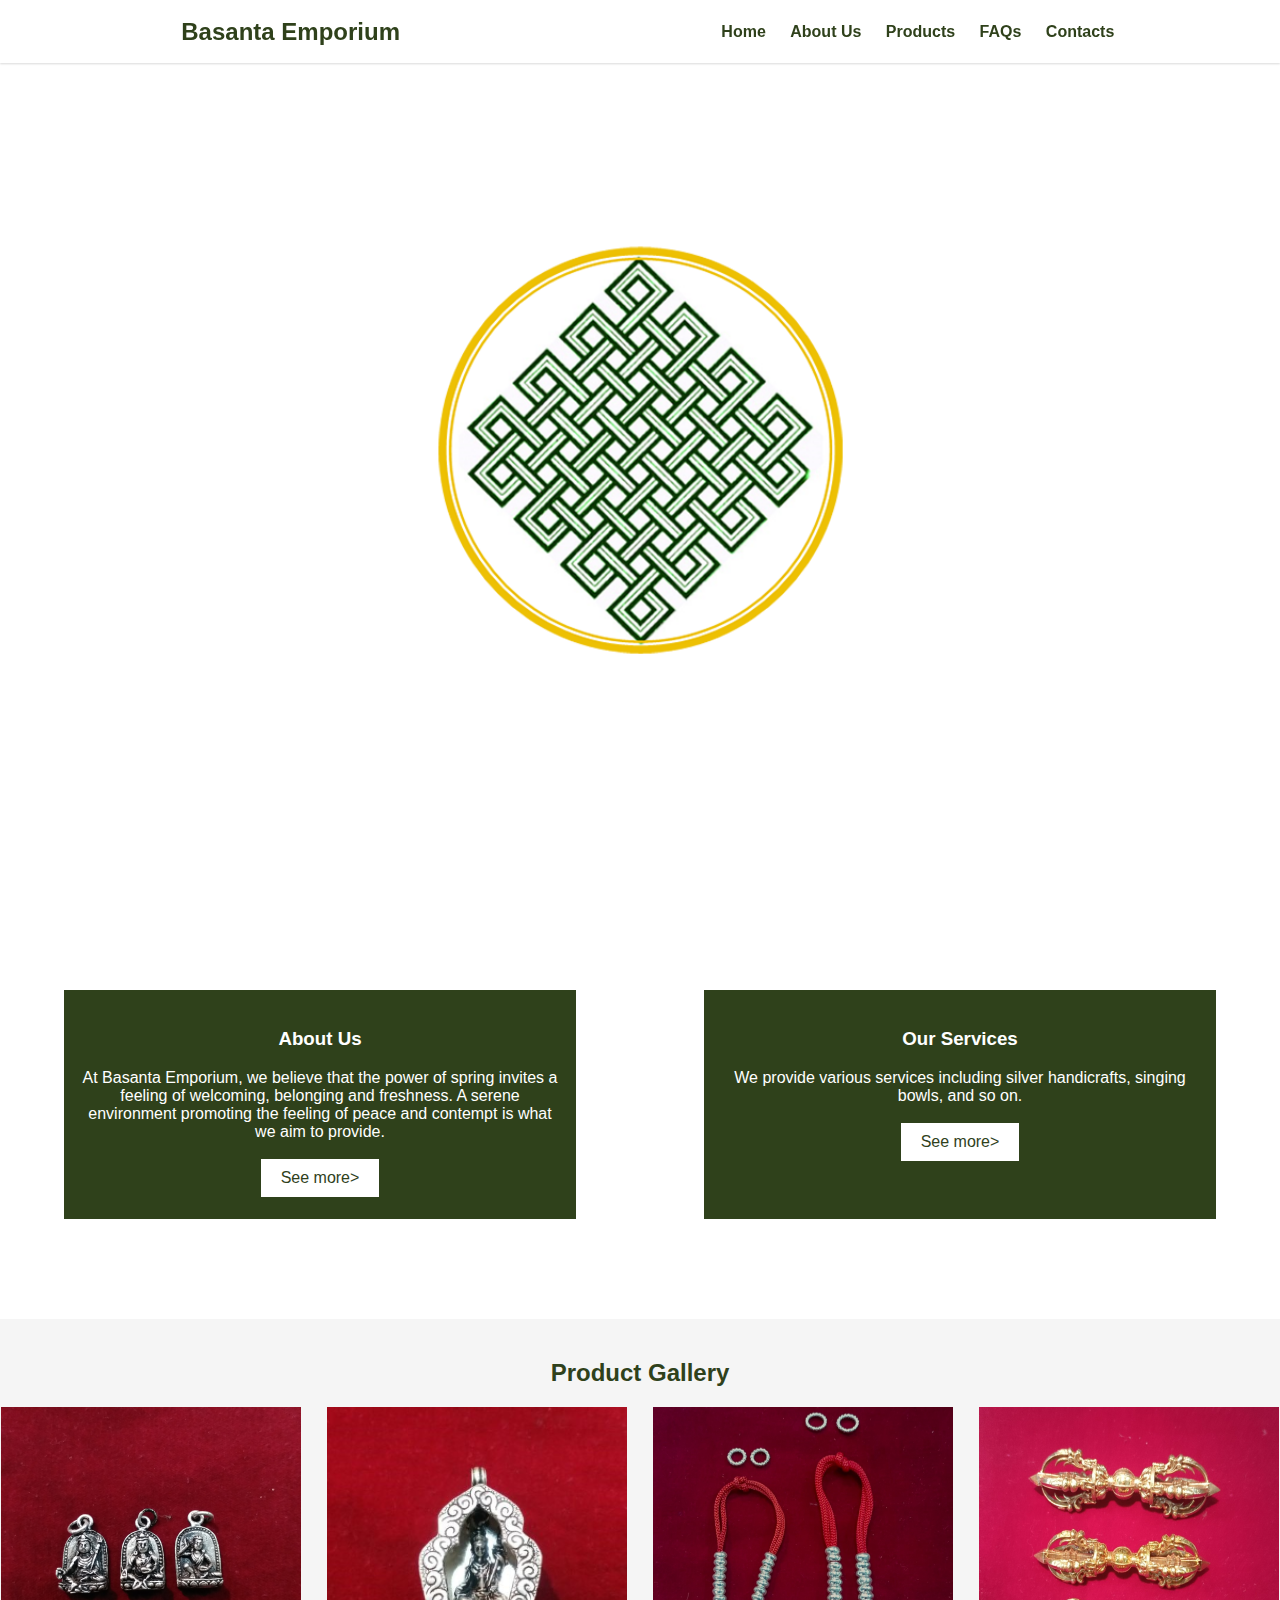
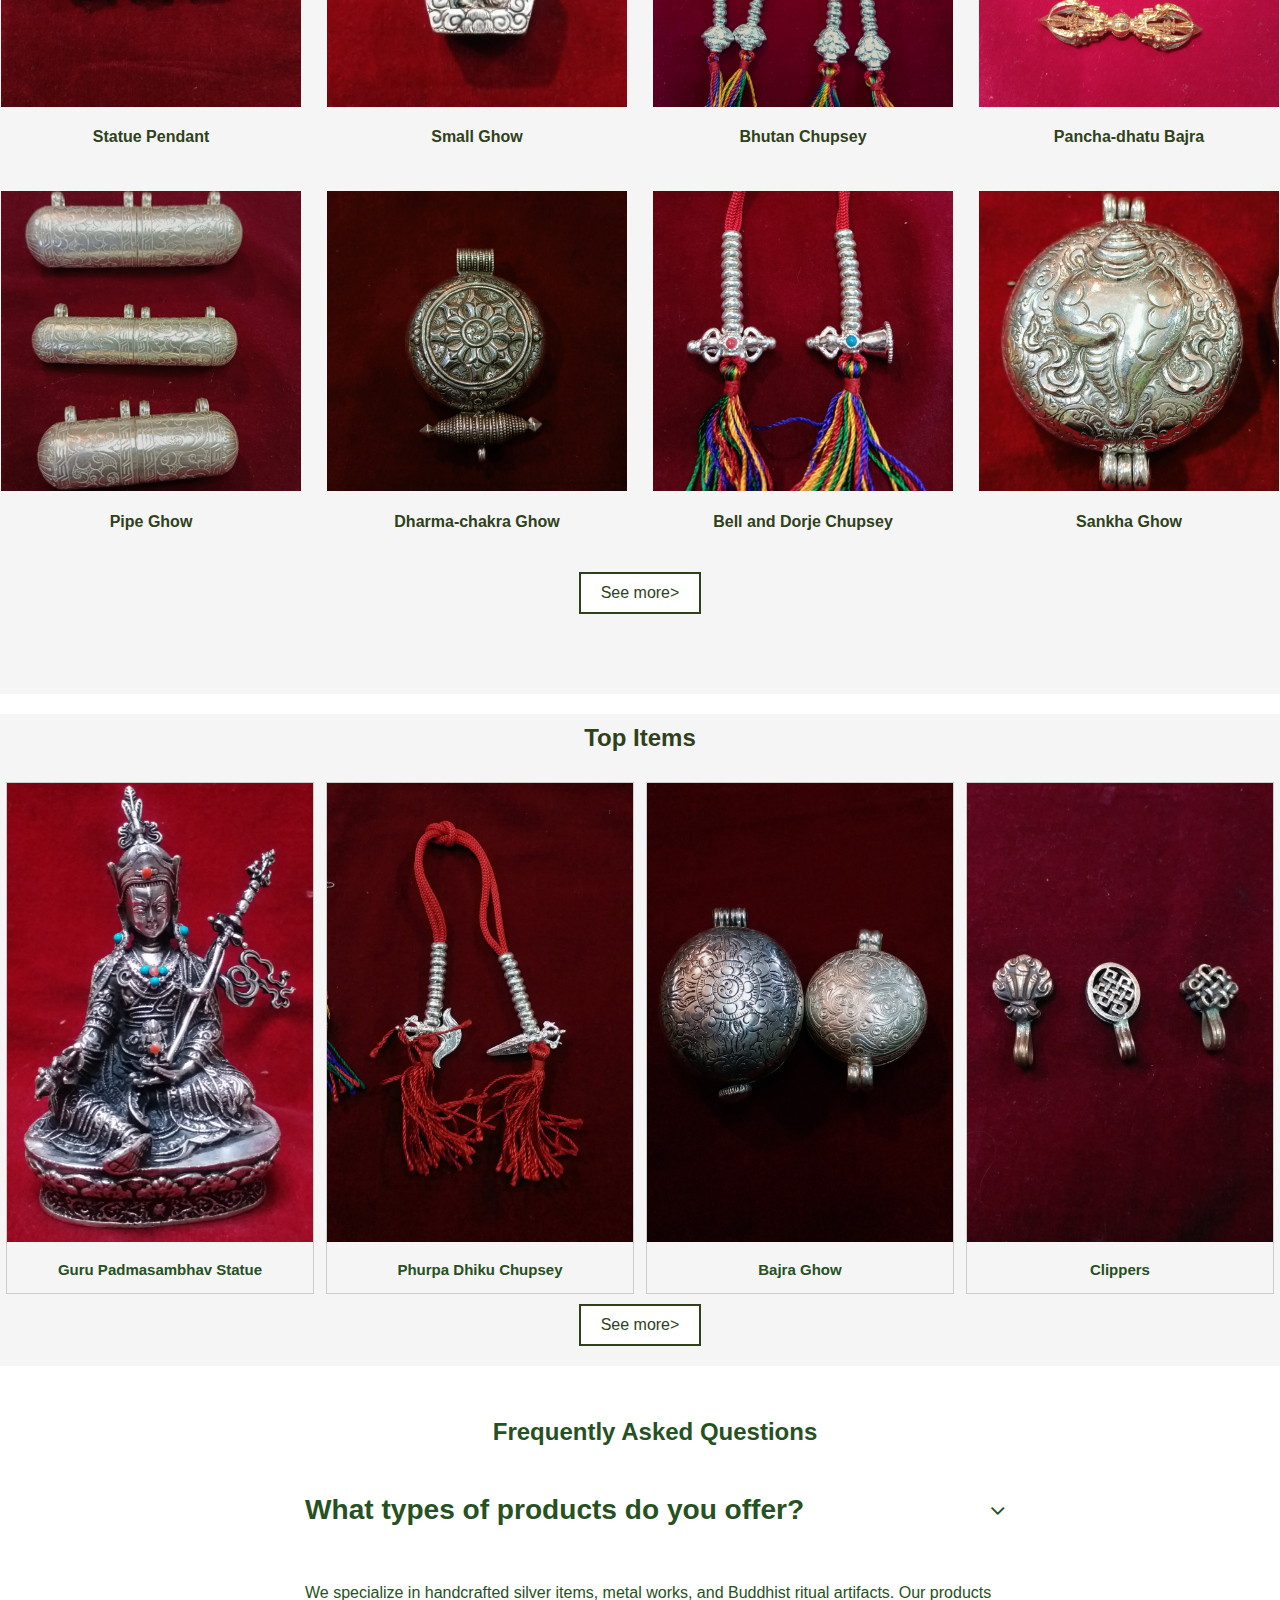
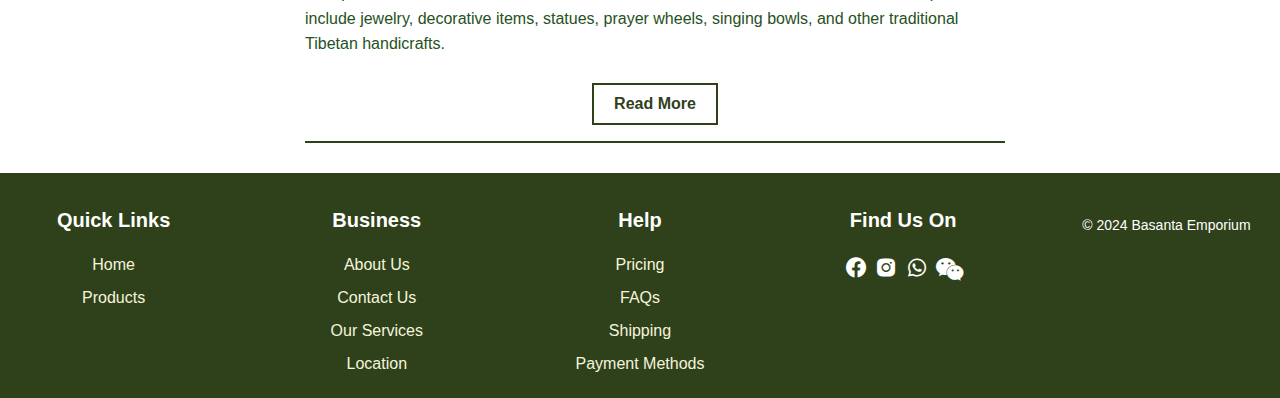
<file: index.html>
<!DOCTYPE html>
<html lang="en">
    <head>
        <meta charset="UTF-8">
        <meta name="viewport" content="width=device-width, initial-scale=1.0">
        <title>Basanta Emporium</title>
        <link rel="icon" type="image/x-icon" href="logo.png">
        <link rel="stylesheet" href="style.css">
        <link rel="stylesheet" href="https://unpkg.com/boxicons@latest/css/boxicons.min.css">
        <link rel="stylesheet" href="https://cdnjs.cloudflare.com/ajax/libs/font-awesome/4.7.0/css/font-awesome.min.css">
        

    </head>
    <body>
        <div class="home">
            <div class="navigation">
                <div class = "logo">
                    <h2>Basanta Emporium</h2>
                </div>

                <div class="header">
                    <nav>
                        <ul>
                            <li><a href="/index.html" target="_self">Home</a></li> 
                            <li><a href="/About Us.html" target="_self">About Us</a></li>
                            <li><a href="/gallery.html" target="_self">Products</a></li>
                            <li><a href="/FAQs.html" target="_self">FAQs</a></li>
                            <li><a href="/Contacts.html" target="_self">Contacts</a></li>
    
                        </ul>
                    </nav>


                </div>
            </div>
        </div>

        <div class="row">
            
            <div class="About"> 
                <h3>About Us</h3>
                <p> At Basanta Emporium, we believe that the power of spring invites a feeling of welcoming, belonging and freshness. A serene environment promoting the feeling of peace and contempt is what we aim to provide.</p>
                <a href="/About Us.html" target="_self">See more></a>
            </div>
            <div class="Services">
                <h3>Our Services</h3>
                <p>We provide various services including silver handicrafts, singing bowls, and so on.</p>
                <a href="/FAQs.html" target="_self">See more></a>
            </div>    
        </div>
        <div class="products">
            <div>
                <h2>Product Gallery</h2>
            </div>

            <div class="pictures">
                <div class="pics">
                    <img src="/productImages/20201105_183218.png" alt="">
                    <h4>Statue Pendant</h4>
                 </div>
    
                 <div class="pics">
                    <img src="/productImages/20201105_182528.png" alt="">
                    <h4>Small Ghow</h4>
                 </div>
                
                 <div class="pics">
                    <img src="/productImages/chupsey2.png" alt="">
                    <h4>Bhutan Chupsey</h4>
                 </div>

                 <div class="pics">
                    <img src="/productImages/bajra.png" alt="">
                    <h4>Pancha-dhatu Bajra</h4>
                 </div>

                 <div class="pics">
                    <img src="/productImages/oval.png" alt="">
                    <h4>Pipe Ghow</h4>
                 </div>

                 <div class="pics">
                    <img src="/productImages/ghow.png" alt="">
                    <h4>Dharma-chakra Ghow</h4>
                 </div>

                 <div class="pics">
                    <img src="/productImages/chupsey.png" alt="">
                    <h4>Bell and Dorje Chupsey</h4>
                 </div>

                 <div class="pics">
                    <img src="/productImages/ghow2.png" alt="">
                    <h4>Sankha Ghow</h4>
                 </div>

                
            </div>

            <a href="/gallery.html" target="_self">See more></a>
            
        </div>

        <div class="productGallery">
            <h2>Top Items</h2>
              <div class="responsive">
                  <div class="gallery">
                    <a target="_blank" href="/productImages/20201228_145053.png">
                      <img src="/productImages/20201228_145053.png" alt="">
                    </a>
                    <div class="desc">Guru Padmasambhav Statue</div>
                  </div>
                </div>
                
                <div class="responsive">
                  <div class="gallery">
                    <a target="_blank" href="/productImages/20210115_160713.png">
                      <img src="/productImages/20210115_160713.png" alt="">
                    </a>
                    <div class="desc">Phurpa Dhiku Chupsey</div>
                  </div>
                </div>
                
                <div class="responsive">
                  <div class="gallery">
                    <a target="_blank" href="/productImages/20210105_173329.png">
                      <img src="/productImages/20210105_173329.png" alt="">
                    </a>
                    <div class="desc">Bajra Ghow</div>
                  </div>
                </div>
                
                <div class="responsive">
                  <div class="gallery">
                    <a target="_blank" href="/productImages/20210115_162337.png">
                      <img src="/productImages/20210115_162337.png" alt="">
                    </a>
                    <div class="desc">Clippers</div>
                  </div>
                </div>

            <center><a id="seegallery"href="/gallery.html" target="_self">See more></a></center>
        </div>


        <div class="faq-content">
                    <div class="faq">
            <h2>Frequently Asked Questions</h2>
            <div class="ques">
               <h3>What types of products do you offer?</h3><i class="fa fa-angle-down" aria-hidden="true"></i>
            </div>
        
            <div class="ans">
                <p>
                    We specialize in handcrafted silver items, metal works, and Buddhist ritual artifacts.
                    Our products include jewelry, decorative items, statues, prayer wheels, singing bowls, and other traditional Tibetan handicrafts.  
                </p>
            </div>
            <center><p><a class="read-more" href="FAQs.html">Read More</a></p></center>
        </div>
        </div>

  
          

        <section class = "footer">
            <div class = "content"> 
                <h4>Quick Links</h4>
                <li><a href ="index.html">Home</a></li>
                <li><a href ="gallery.html">Products</a></li>
            </div>

            <div class = "content"> 
                <h4>Business</h4>
                <li><a href ="About Us.html">About Us</a></li>
                <li><a href ="Contacts.html">Contact Us</a></li>
                <li><a href ="FAQs.html">Our Services</a></li>
                <li><a href ="Contacts.html">Location</a></li>
            </div>

            <div class = "content"> 
                <h4>Help</h4>
                <li><a href ="FAQs.html">Pricing</a></li>
                <li><a href ="FAQs.html">FAQs</a></li>
                <li><a href ="FAQs.html">Shipping</a></li>
                <li><a href ="FAQs.html">Payment Methods</a></li>
            </div>

            <div class = "content"> 
                <h4>Find Us On</h4>
                <div class="icons">
                    <a href ="#"><i class='bx bxl-facebook-circle'></i></a>
                    <a href ="https://www.instagram.com/basantaemporium?igsh=YjN6dWNnemh3emU="><i class='bx bxl-instagram-alt' ></i></a>
                    <a href ="#"><i class='bx bxl-whatsapp'></i></a>
                    <a href ="#"><i class="fa fa-wechat"></i></a>
                </div>

            </div>

            <div class="copyright">
                <p>&copy; 2024 Basanta Emporium</p>
            </div>

        </section>
    </body>
</html>
</file>
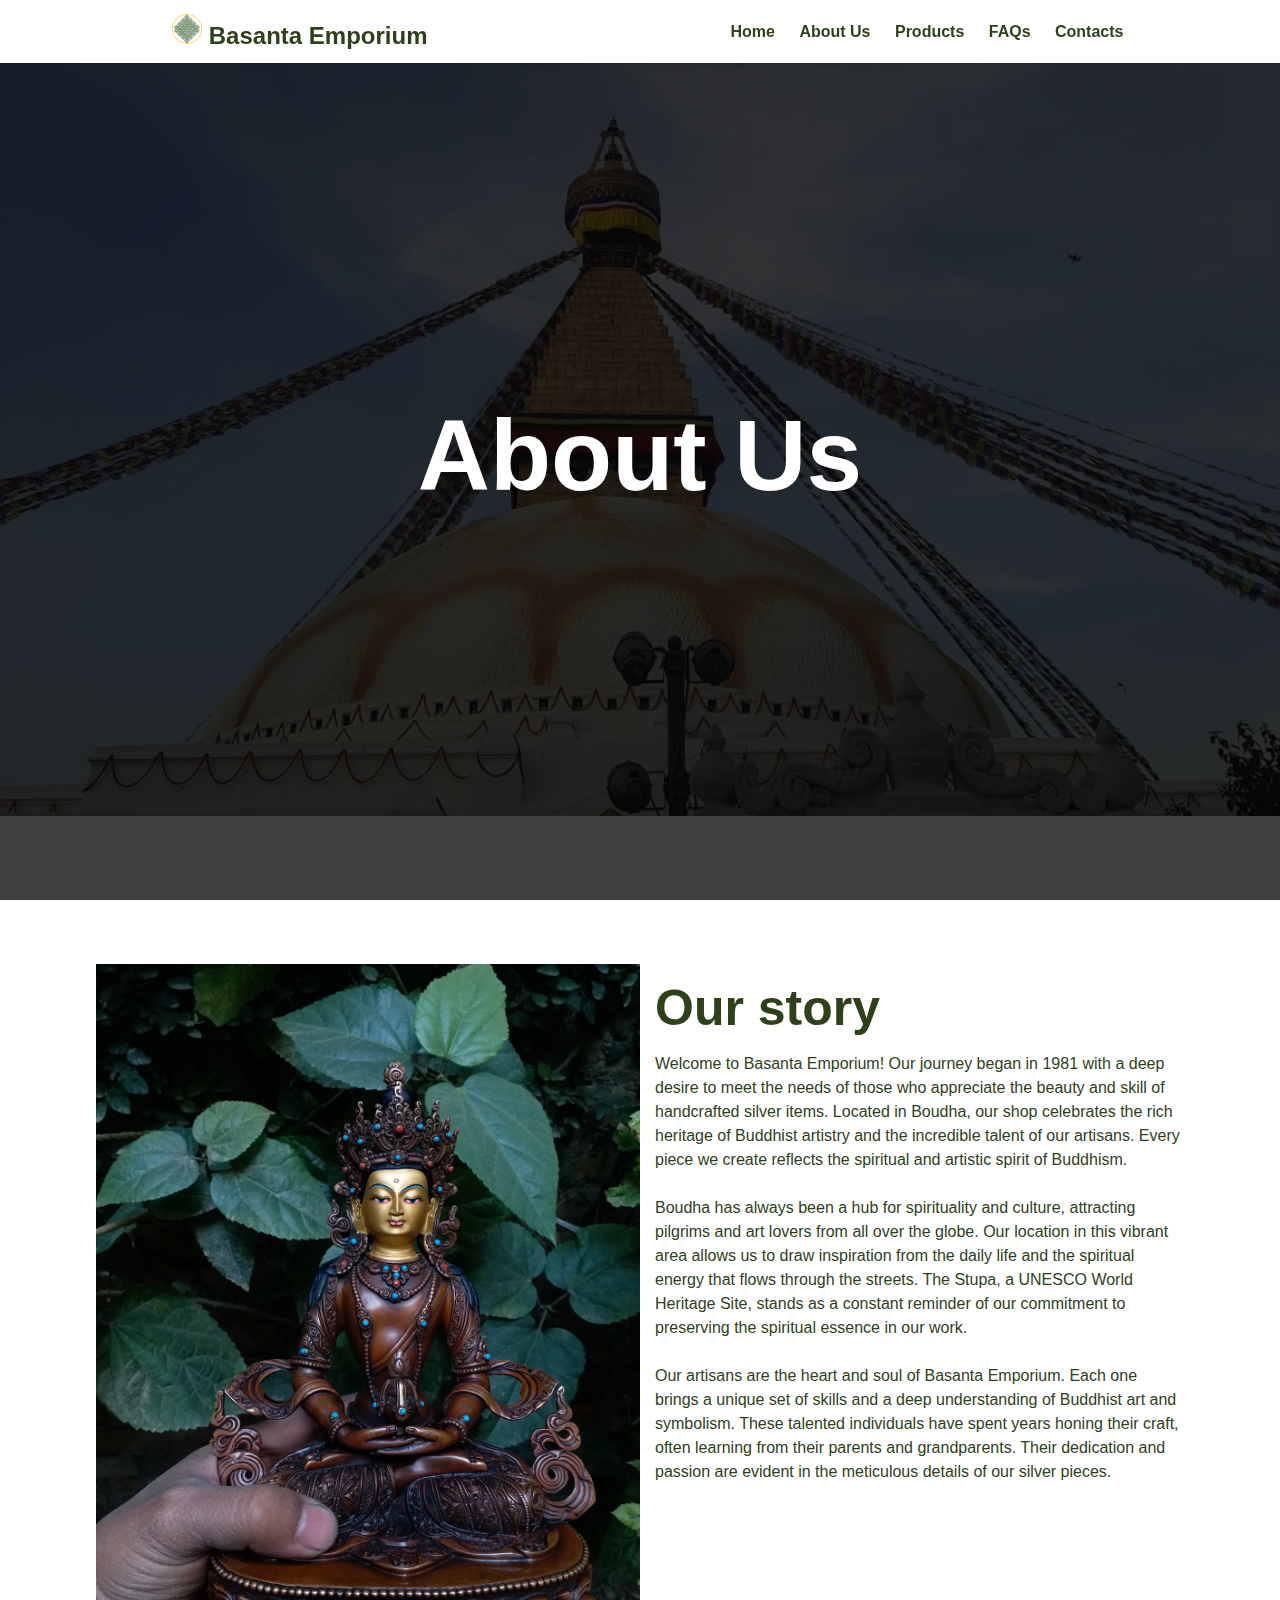
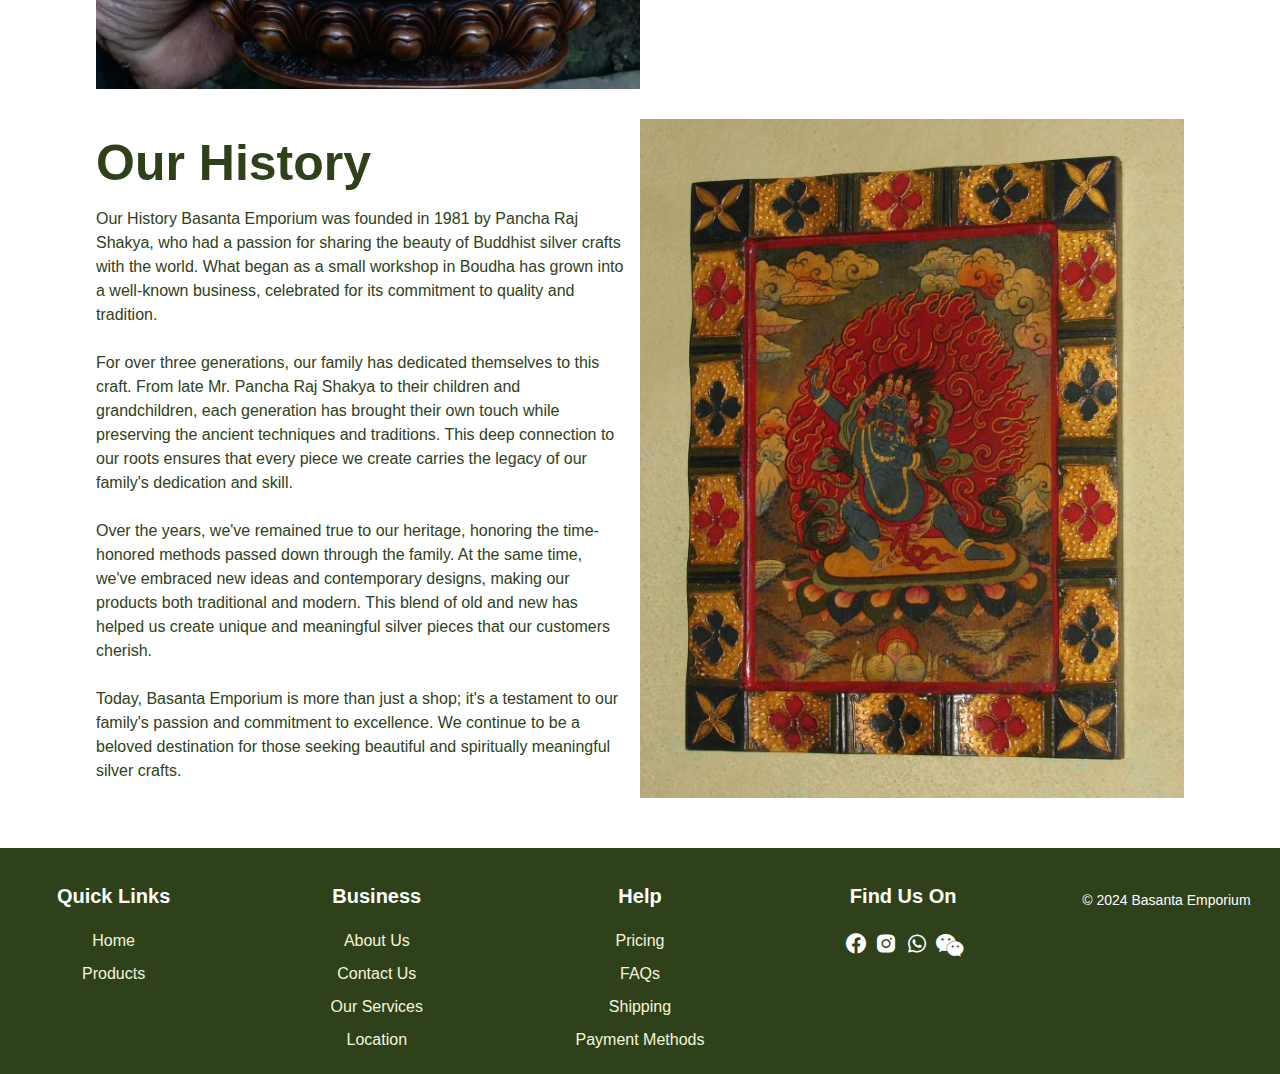
<file: About Us.html>
<!DOCTYPE html>
<html lang="en">
    <head>
        <meta charset="UTF-8">
        <meta name="viewport" content="width=device-width, initial-scale=1.0">
        <title>Basanta Emporium</title>
        <link rel="icon" type="image/x-icon" href="logo.png">
        <link rel="stylesheet" href="style2.css">
        <link rel="stylesheet" href="https://unpkg.com/boxicons@latest/css/boxicons.min.css">
        <link rel="stylesheet" href="https://cdnjs.cloudflare.com/ajax/libs/font-awesome/4.7.0/css/font-awesome.min.css">

    </head>
    <body>
        <header>
            <div class="navigation">
                <div class = "logo">
                    <h2><img src="logo.png" alt="logo" style="width: 30px;height: 30px; border-radius: 100px;">   Basanta Emporium</h2>
                </div>

                <div class="header">
                    <ul>
                        <li><a href="/index.html" target="_self">Home</a></li> 
                        <li><a href="/About Us.html" target="_self">About Us</a></li>
                        <li><a href="/gallery.html" target="_self">Products</a></li>
                        <li><a href="/FAQs.html" target="_self">FAQs</a></li>
                        <li><a href="/Contacts.html" target="_self">Contacts</a></li>

                    </ul>

                </div>
            </div>
        </header>

        <div class="banner">
            <div class="banner-pic">
                <img src="boudha.jpg" alt="boudha">
            </div>

            <div class="banner-text">
                <p>
                    <center><h1>About Us</h1></center>
                </p>
            </div>
        </div>

        <div class="aboutus">
            <div class="content content1">
                <img src="shop1.png" alt="shop pic">
                <div class="text">
                    <h2>Our story</h2>
                    <p>
                        Welcome to Basanta Emporium! Our journey began in 1981 with a deep desire to meet the needs of those who appreciate the beauty and skill of handcrafted silver items. 
                        Located in Boudha, our shop celebrates the rich heritage of Buddhist artistry and the incredible talent of our artisans. 
                        Every piece we create reflects the spiritual and artistic spirit of Buddhism.<br><br>

                        Boudha has always been a hub for spirituality and culture, attracting pilgrims and art lovers from all over the globe. 
                        Our location in this vibrant area allows us to draw inspiration from the daily life and the spiritual energy that flows through the streets. 
                        The Stupa, a UNESCO World Heritage Site, stands as a constant reminder of our commitment to preserving the spiritual essence in our work.<br><br>

                        Our artisans are the heart and soul of Basanta Emporium. Each one brings a unique set of skills and a deep understanding of Buddhist art and symbolism. 
                        These talented individuals have spent years honing their craft, often learning from their parents and grandparents. 
                        Their dedication and passion are evident in the meticulous details of our silver pieces.
                    </p>
                </div>

            </div>

            <div class="content content2">
                <div class="text">
                    <h2>Our History</h2>
                    <p>
                        Our History
                        Basanta Emporium was founded in 1981 by Pancha Raj Shakya, who had a passion for sharing the beauty of Buddhist silver crafts with the world.
                        What began as a small workshop in Boudha has grown into a well-known business, celebrated for its commitment to quality and tradition. <br><br> 
                        For over three generations, our family has dedicated themselves to this craft. 
                        From late Mr. Pancha Raj Shakya to their children and grandchildren, each generation has brought their own touch while preserving the ancient techniques and traditions. 
                        This deep connection to our roots ensures that every piece we create carries the legacy of our family's dedication and skill.<br><br>
    
                        Over the years, we've remained true to our heritage, honoring the time-honored methods passed down through the family. 
                        At the same time, we've embraced new ideas and contemporary designs, making our products both traditional and modern. 
                        This blend of old and new has helped us create unique and meaningful silver pieces that our customers cherish.<br><br>
    
                        Today, Basanta Emporium is more than just a shop; it's a testament to our family's passion and commitment to excellence. 
                        We continue to be a beloved destination for those seeking beautiful and spiritually meaningful silver crafts.
                    </p>
                </div>
                <img src="shop2.JPG" alt="shop pic2">


            </div>
        </div>

        <section class = "footer">
            <div class = "content"> 
                <h4>Quick Links</h4>
                <li><a href ="index.html">Home</a></li>
                <li><a href ="gallery.html">Products</a></li>
            </div>

            <div class = "content"> 
                <h4>Business</h4>
                <li><a href ="About Us.html">About Us</a></li>
                <li><a href ="Contacts.html">Contact Us</a></li>
                <li><a href ="FAQs.html">Our Services</a></li>
                <li><a href ="Contacts.html">Location</a></li>
            </div>

            <div class = "content"> 
                <h4>Help</h4>
                <li><a href ="FAQs.html">Pricing</a></li>
                <li><a href ="FAQs.html">FAQs</a></li>
                <li><a href ="FAQs.html">Shipping</a></li>
                <li><a href ="FAQs.html">Payment Methods</a></li>
            </div>

            <div class = "content"> 
                <h4>Find Us On</h4>
                <div class="icons">
                    <a href ="#"><i class='bx bxl-facebook-circle'></i></a>
                    <a href ="https://www.instagram.com/basantaemporium?igsh=YjN6dWNnemh3emU="><i class='bx bxl-instagram-alt' ></i></a>
                    <a href ="#"><i class='bx bxl-whatsapp'></i></a>
                    <a href ="#"><i class="fa fa-wechat"></i></a>
                </div>

            </div>

            <div class="copyright">
                <p>&copy; 2024 Basanta Emporium</p>
            </div>

        </section>
    </body>
</html>
</file>
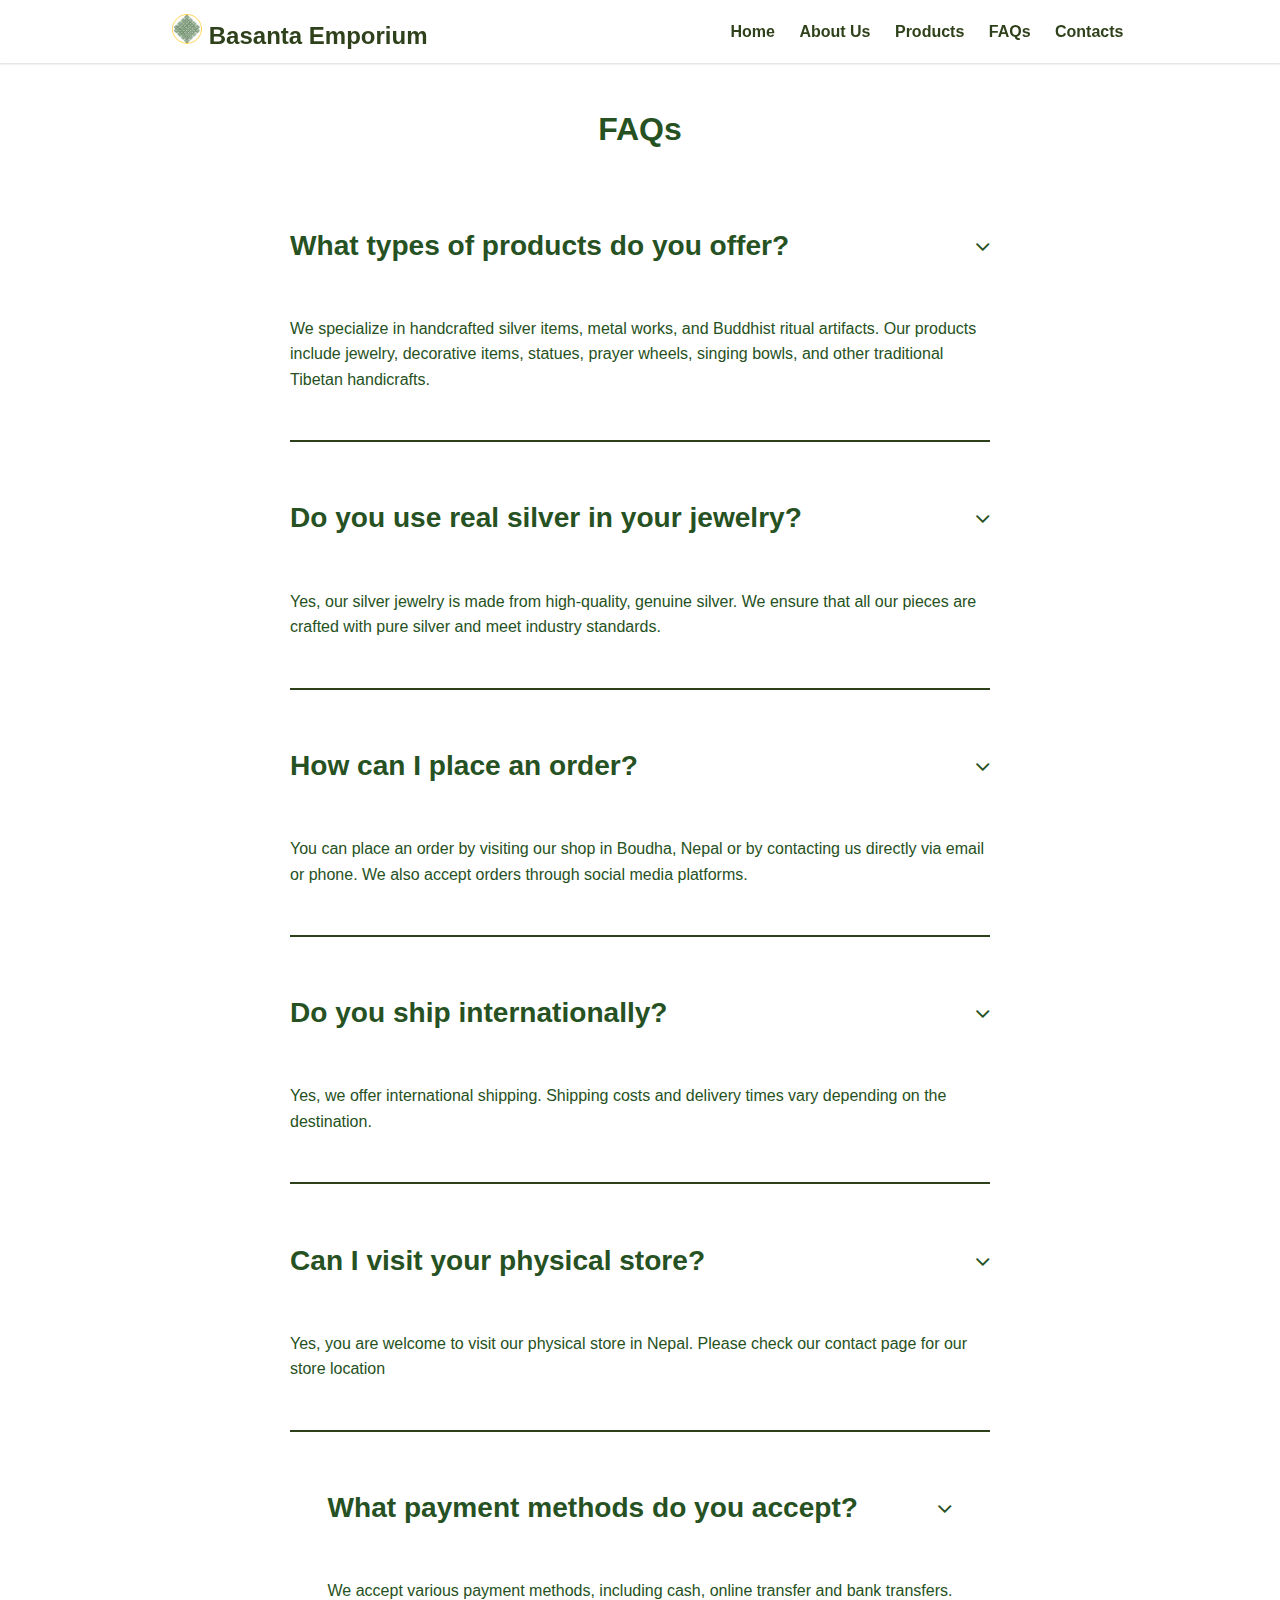
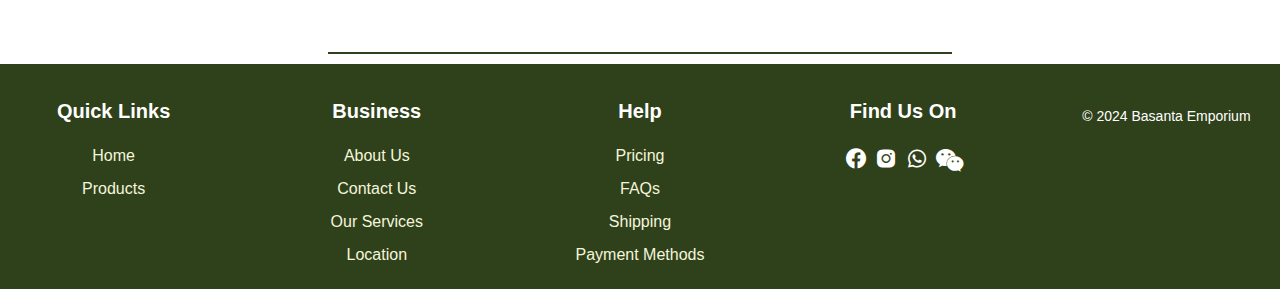
<file: FAQs.html>
<!DOCTYPE html>
<html lang="en">
<head>
    <meta charset="UTF-8">
    <meta name="viewport" content="width=device-width, initial-scale=1.0">
    <title>Basanta Emporium</title>
    <link rel="icon" type="image/x-icon" href="logo.png">
    <link rel="stylesheet" href="https://unpkg.com/boxicons@latest/css/boxicons.min.css">
    <link rel="stylesheet" href="https://cdnjs.cloudflare.com/ajax/libs/font-awesome/4.7.0/css/font-awesome.min.css">

    <style>
        body {
            margin: 0;
            padding: 0;
            font-family: 'Lucida Sans',sans-serif;
        }

        .logo {
            text-align: center;
            color: #2F411B;
            padding-left: 2%;
        }

        .header {
            text-align: center;
        }

        .navigation {
            position: fixed;
            top:0;
            width: 100%;
            height: 7%;
            justify-content: space-around;
            align-items: center;
            margin: auto;
            display: flex;
            background-color: white;
            box-sizing: border-box;
            box-shadow: 0 1px 2px #00000026;

        }

        ul {
            list-style-type: none;
            margin: 0;
            padding: 0;
        }

        .header li {
            display: inline;
            padding: 10px;
            align-items: flex-end;
        }

        .navigation li a {
            text-decoration: none;
            text-align: center;
            color: #2F411B;
            border-bottom: 3px solid transparent;
        }

        .navigation li a:hover {
            color: #265122;
            border-bottom: 3px solid #265122;
            transition: .5s;
        }

        .navigation a {
            text-decoration: none;
            font-weight: 900;
        }

        .faq-content{
            min-height:100vh;
            width:80%;
            margin: 7% auto 0;
            display:flex;
            flex-direction: column;
            align-items: center;
            color:#265122;
        }

        .faq-content h1 .name{
            margin:2rem 0rem;
        }

        .faq{
            max-width:700px;
            margin-top:2rem;
            padding-bottom:2rem;
            border-bottom: 2px solid #2F411B;
            cursor: pointer;
        }

        .ques{
            display:flex;
            justify-content: space-between;
            align-items: center;
        }

        .ques{
            font-size: 1.5rem;
        }

        .ans p{
            padding-top: 10px;
            line-height: 1.6;
            font-size: 1rem;
        }
        
        .footer {
            background-color: #2F411B;
            text-align: center;
            padding: 10px;
            display: grid;
            grid-template-columns: repeat(auto-fit, minmax(200px, auto));
            gap: 3.5rem;
            margin-top: 10px;
        }

        .footer .content li{
            list-style-type: none;
            margin-bottom: 15px;
        }

        .footer .content h4 {
            margin-bottom: 1.5rem;
            color: white;
            font-size: 20px;
        }

        .footer .content li a{
            text-decoration: none;
            color:beige;
            transition: all .40s ease;
        }


        .footer .content li a:hover{
            color: #FECF3F;
        }

        .footer .icons{
            font-size: 24px;
        }
        .footer .icons a{
            color:white;
        }

        .footer .copyright {
            text-align: center;
            margin-top: 20px;
            font-size: 14px;
            color: white;
        }

    </style>
</head>
<body>
    <div class="top">
        <div class="navigation">
            <div class = "logo">
                <h2><img src="logo.png" alt="logo" style="width: 30px;height: 30px; border-radius: 100px;">   Basanta Emporium</h2>
            </div>

            <div class="header">
                <nav>
                    <ul>
                        <li><a href="/index.html" target="_self">Home</a></li> 
                        <li><a href="/About Us.html" target="_self">About Us</a></li>
                        <li><a href="/gallery.html" target="_self">Products</a></li>
                        <li><a href="/FAQs.html" target="_self">FAQs</a></li>
                        <li><a href="/Contacts.html" target="_self">Contacts</a></li>

                    </ul>
                </nav>


            </div>
        </div>
    </div>

    <div class="faq-content">
        <h1 class="name">FAQs</h1>

        <div class="faq">
            <div class="ques">
               <h3>What types of products do you offer?</h3><i class="fa fa-angle-down" aria-hidden="true"></i>
            </div>

            <div class="ans">
                <p>
                    We specialize in handcrafted silver items, metal works, and Buddhist ritual artifacts.
                    Our products include jewelry, decorative items, statues, prayer wheels, singing bowls, and other traditional Tibetan handicrafts.  
                </p>
            </div>
        </div>
    


        <div class="faq">
            <div class="ques">
                <h3>Do you use real silver in your jewelry?</h3><i class="fa fa-angle-down" aria-hidden="true"></i>
            </div>

            <div class="ans">
                <p>
                    Yes, our silver jewelry is made from high-quality, genuine silver.
                    We ensure that all our pieces are crafted with pure silver and meet industry standards.  
                </p>
            </div>
        </div>
        
        <div class="faq">
            <div class="ques">
                <h3>How can I place an order?</h3><i class="fa fa-angle-down" aria-hidden="true"></i>
            </div>

            <div class="ans">
                <p>
                    You can place an order by visiting our shop in Boudha, Nepal or by contacting us directly via email or phone. 
                    We also accept orders through social media platforms.  
                </p>
            </div>
        </div>

        <div class="faq">
            <div class="ques">
                <h3>Do you ship internationally?</h3><i class="fa fa-angle-down" aria-hidden="true"></i>
            </div>

            <div class="ans">
                <p>
                    Yes, we offer international shipping.
                        Shipping costs and delivery times vary depending on the destination.  
                </p>
            </div>
        </div>

        <div class="faq">
            <div class="ques">
                <h3>Can I visit your physical store?</h3><i class="fa fa-angle-down" aria-hidden="true"></i>
            </div>

            <div class="ans">
                <p>
                    Yes, you are welcome to visit our physical store in Nepal. 
                    Please check our contact page for our store location 
                </p>
            </div>
        </div>

        <div class="faq">
            <div class="ques">
                <h3>What payment methods do you accept?</h3><i class="fa fa-angle-down" aria-hidden="true"></i>
            </div>

            <div class="ans">
                <p>
                    We accept various payment methods, including cash, online transfer and bank transfers.  
                </p>
            </div>
        </div>
    </div>

    <section class = "footer">
        <div class = "content"> 
            <h4>Quick Links</h4>
            <li><a href ="index.html">Home</a></li>
            <li><a href ="gallery.html">Products</a></li>
        </div>

        <div class = "content"> 
            <h4>Business</h4>
            <li><a href ="About Us.html">About Us</a></li>
            <li><a href ="Contacts.html">Contact Us</a></li>
            <li><a href ="FAQs.html">Our Services</a></li>
            <li><a href ="Contacts.html">Location</a></li>
        </div>

        <div class = "content"> 
            <h4>Help</h4>
            <li><a href ="FAQs.html">Pricing</a></li>
            <li><a href ="FAQs.html">FAQs</a></li>
            <li><a href ="FAQs.html">Shipping</a></li>
            <li><a href ="FAQs.html">Payment Methods</a></li>
        </div>

        <div class = "content"> 
            <h4>Find Us On</h4>
            <div class="icons">
                <a href ="#"><i class='bx bxl-facebook-circle'></i></a>
                <a href ="https://www.instagram.com/basantaemporium?igsh=YjN6dWNnemh3emU="><i class='bx bxl-instagram-alt' ></i></a>
                <a href ="#"><i class='bx bxl-whatsapp'></i></a>
                <a href ="#"><i class="fa fa-wechat"></i></a>
            </div>

        </div>

        <div class="copyright">
            <p>&copy; 2024 Basanta Emporium</p>
        </div>

    </section>
</body>
</html>
</file>
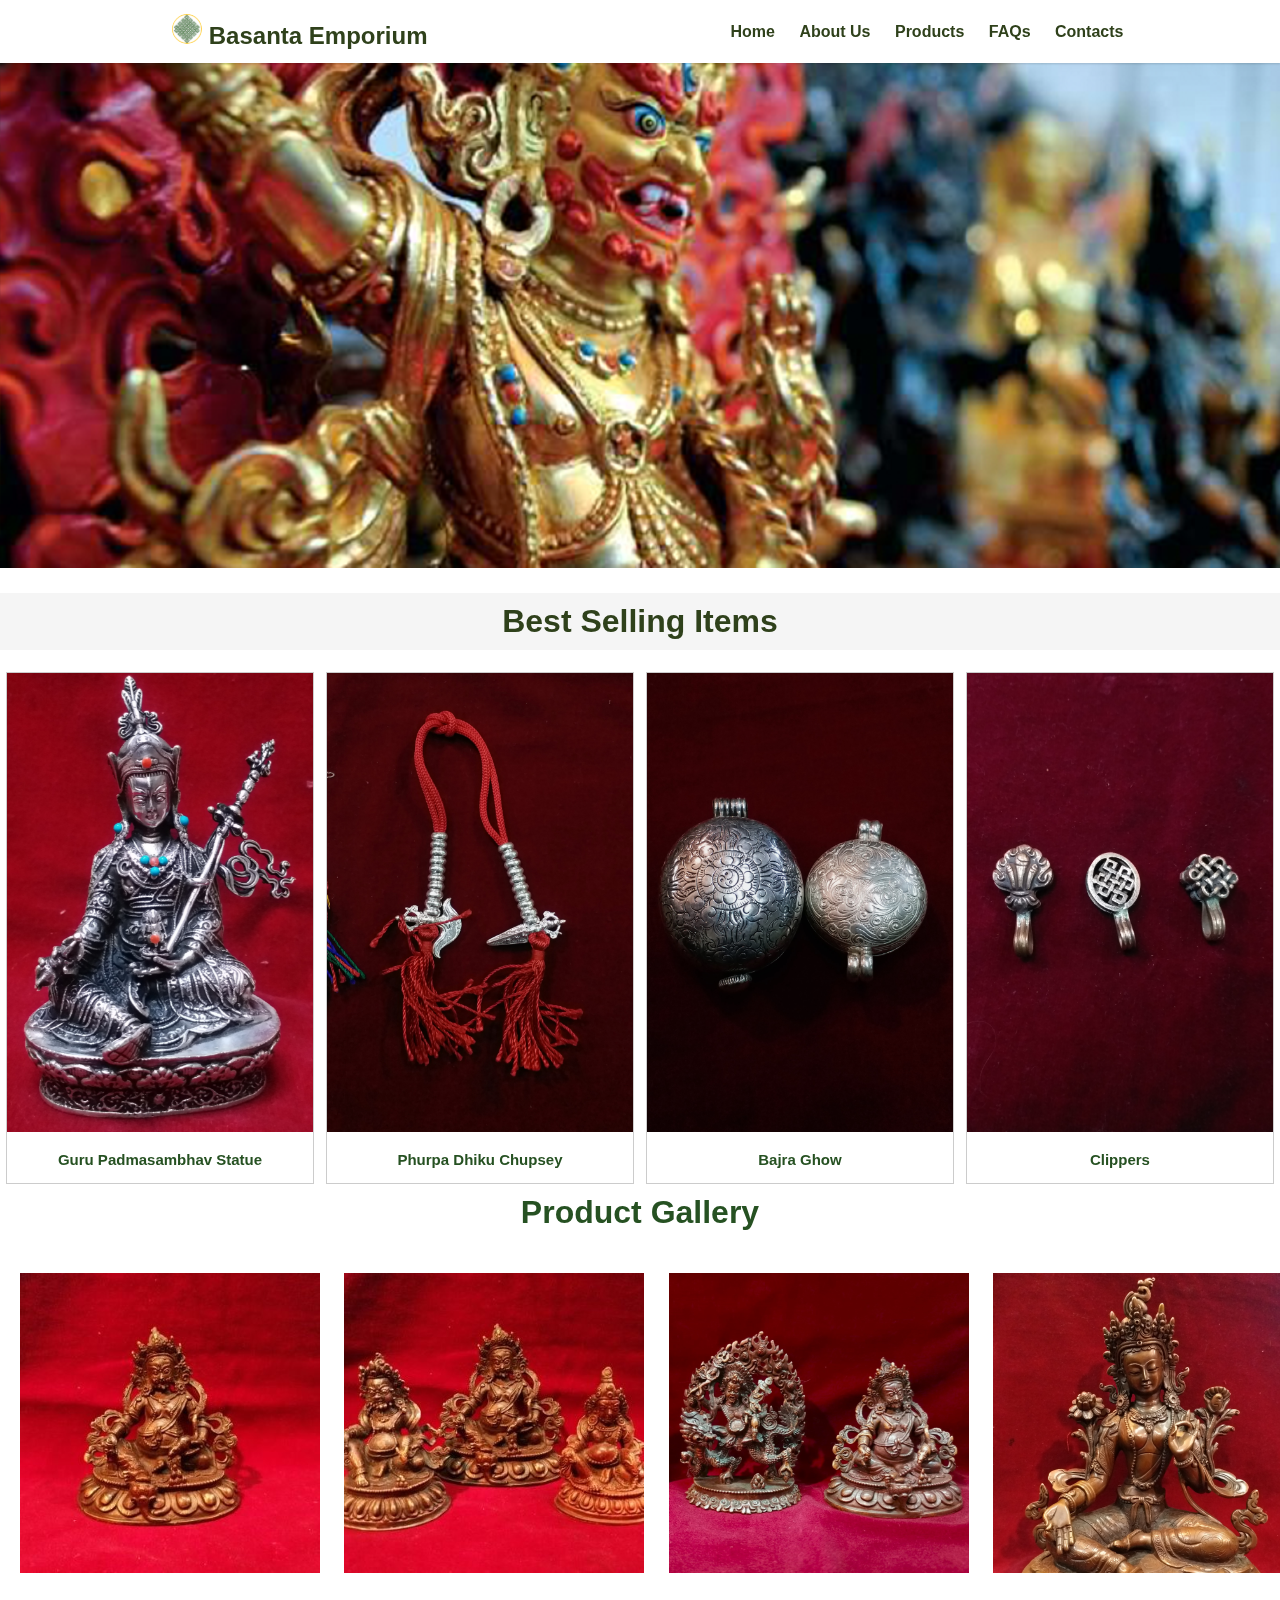
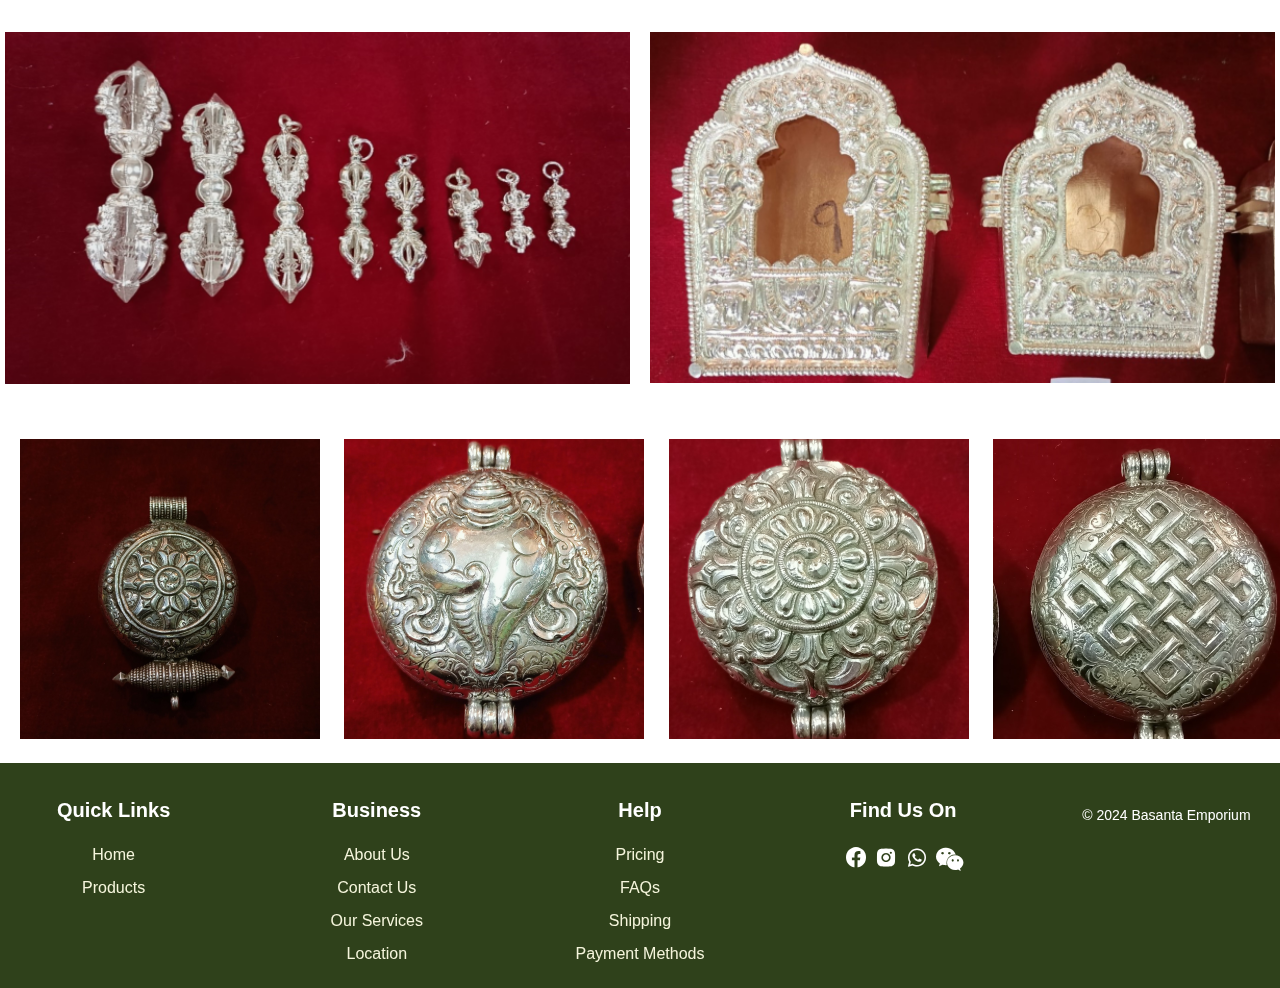
<file: gallery.html>
<!DOCTYPE html>
<html lang="en">
    <head>
        <meta charset="UTF-8">
        <meta name="viewport" content="width=device-width, initial-scale=1.0">
        <title>Basanta Emporium</title>
        <link rel="icon" type="image/x-icon" href="logo.png">
        <link rel="stylesheet" href="style3.css">
        <link rel="stylesheet" href="https://unpkg.com/boxicons@latest/css/boxicons.min.css">
        <link rel="stylesheet" href="https://cdnjs.cloudflare.com/ajax/libs/font-awesome/4.7.0/css/font-awesome.min.css">
    </head>

    <body>
        <div class="home">
            <div class="navigation">
                <div class = "logo">
                    <h2><img src="logo.png" alt="logo" style="width: 30px;height: 30px; border-radius: 100px;">   Basanta Emporium</h2>
                </div>

                <div class="header">
                    <nav>
                        <ul>
                            <li><a href="/index.html" target="_self">Home</a></li> 
                            <li><a href="/About Us.html" target="_self">About Us</a></li>
                            <li><a href="/gallery.html" target="_self">Products</a></li>
                            <li><a href="/FAQs.html" target="_self">FAQs</a></li>
                            <li><a href="/Contacts.html" target="_self">Contacts</a></li>
    
                        </ul>
                    </nav>


                </div>

            </div>

            <div class="banner">
                <img src="banner.png" alt="banner">
            </div>
        </div>


        <div class="productGallery">
          <h1>Best Selling Items</h1>
            <div class="responsive">
                <div class="gallery">
                  <a target="_blank" href="/productImages/20201228_145053.png">
                    <img src="/productImages/20201228_145053.png" alt="">
                  </a>
                  <div class="desc">Guru Padmasambhav Statue</div>
                </div>
              </div>
              
              <div class="responsive">
                <div class="gallery">
                  <a target="_blank" href="/productImages/20210115_160713.png">
                    <img src="/productImages/20210115_160713.png" alt="">
                  </a>
                  <div class="desc">Phurpa Dhiku Chupsey</div>
                </div>
              </div>
              
              <div class="responsive">
                <div class="gallery">
                  <a target="_blank" href="/productImages/20210105_173329.png">
                    <img src="/productImages/20210105_173329.png" alt="">
                  </a>
                  <div class="desc">Bajra Ghow</div>
                </div>
              </div>
              
              <div class="responsive">
                <div class="gallery">
                  <a target="_blank" href="/productImages/20210115_162337.png">
                    <img src="/productImages/20210115_162337.png" alt="">
                  </a>
                  <div class="desc">Clippers</div>
                </div>
              </div>
              
            </div>

          <div class="title">
              <h1>Product Gallery</h1>
          </div>  

            <div class="scroll-container">
              <img src="/productImages/Statue1.png" alt="">
              <img src="/productImages/Statue2.png" alt="">
              <img src="/productImages/statue3.png" alt="">
              <img src="/productImages/statue4.png" alt="">
              <img src="/productImages/Statue5.png" alt="">
              <img src="/productImages/statue6.png" alt="">
              <img src="/productImages/statue7.png" alt="">
            </div>
        

        <div class="productrow">
          <div class="column">
            <img src="/productImages/bajra2.png" alt="">
          </div>

          <div class="column">
            <img src="/productImages/ghow4.png" alt="">
          </div>

        </div>

        <div class="scroll-container">
          <img src="/productImages/ghow.png" alt="">
          <img src="/productImages/ghow2.png" alt="">
          <img src="/productImages/ghow5.png" alt="">
          <img src="/productImages/ghow7.png" alt="">
          <img src="/productImages/ghow8.png" alt="">
          <img src="/productImages/others1.png" alt="">
          <img src="/productImages/oval.png" alt="">
          <img src="/productImages/bajra.png" alt="">
          <img src="/productImages/bajra3.png" alt="">


        </div>


        <section class = "footer">
          <div class = "content"> 
              <h4>Quick Links</h4>
              <li><a href ="index.html">Home</a></li>
              <li><a href ="gallery.html">Products</a></li>
          </div>

          <div class = "content"> 
              <h4>Business</h4>
              <li><a href ="About Us.html">About Us</a></li>
              <li><a href ="Contacts.html">Contact Us</a></li>
              <li><a href ="FAQs.html">Our Services</a></li>
              <li><a href ="Contacts.html">Location</a></li>
          </div>

          <div class = "content"> 
              <h4>Help</h4>
              <li><a href ="FAQs.html">Pricing</a></li>
              <li><a href ="FAQs.html">FAQs</a></li>
              <li><a href ="FAQs.html">Shipping</a></li>
              <li><a href ="FAQs.html">Payment Methods</a></li>
          </div>

          <div class = "content"> 
              <h4>Find Us On</h4>
              <div class="icons">
                  <a href ="#"><i class='bx bxl-facebook-circle'></i></a>
                  <a href ="https://www.instagram.com/basantaemporium?igsh=YjN6dWNnemh3emU="><i class='bx bxl-instagram-alt' ></i></a>
                  <a href ="#"><i class='bx bxl-whatsapp'></i></a>
                  <a href ="#"><i class="fa fa-wechat"></i></a>
              </div>

          </div>

          <div class="copyright">
              <p>&copy; 2024 Basanta Emporium</p>
          </div>

      </section>
    </body>
</html>
</file>
<file: style.css>
body {
    margin: 0;
    padding: 0;
    font-family: 'Lucida Sans',sans-serif;
}

.home {
    width: 100%;
    height: 100vh;
    background-image:url(logobg.png);
    background-size: cover;
    background-position: center;
}

.logo {
    text-align: center;
    color: #2F411B;
    padding-left: 2%;
}

.header {
    text-align: center;
}

.navigation {
    overflow: hidden;
    position: fixed;
    width: 100%;
    height: 7%;
    justify-content: space-around;
    align-items: center;
    margin: auto;
    display: flex;
    background-color: white;
    box-sizing: border-box;
    box-shadow: 0 1px 2px #00000026;

}

ul {
    list-style-type: none;
    margin: 0;
    padding: 0;
}

.header li {
    display: inline;
    padding: 10px;
    align-items: flex-end;
}

.navigation li a {
    text-decoration: none;
    text-align: center;
    color: #2F411B;
    border-bottom: 3px solid transparent;
}

.navigation li a:hover {
    color: #265122;
    border-bottom: 3px solid #265122;
    transition: .5s;
}

.navigation a {
    text-decoration: none;
    font-weight: 900;
}

.row {
    margin-top: 7%;
    display: flex;
    justify-content: space-around;
    text-align: center;

}

.About {
    flex-basis: 40%;
    background: #2F411B;
    color: white;
    padding: 20px 15px;
    margin-bottom: 100px;
    box-sizing: border-box;
    transition: 0.5s;

}

.About:hover {
    box-shadow: 0 4px 30px 0 rgba(0, 0, 0, 0.752)
}

.Services {
    flex-basis: 40%;
    background: #2F411B;
    color: white;
    padding: 20px 15px;
    margin-bottom: 100px;
    box-sizing: border-box;
    transition: 0.5s;
}

.Services:hover {
    box-shadow: 0 4px 30px 0 rgba(0, 0, 0, 0.752)
}

.row a:link,
a:visited {
    background-color: white;
    color: #2F411B;
    border: 2px solid #2F411B;
    padding: 10px 20px;
    text-align: center;
    text-decoration: none;
    display: inline-block;
}

.row a:hover,
a:active {
    background-color: #265122;
    color: white;
}

.products {
    margin: auto;
    color: #2F411B;
    background-color: whitesmoke;
    text-align: center;
    overflow: hidden;
}

.products h2 {
    text-align: center;
    padding-top: 20px;
}

.pictures {
    display: grid;
    grid-template-columns: repeat(auto-fit, minmax(300px, auto));
    gap: 1.5rem;
    justify-content: space-around;
    text-align: center;
    padding-bottom: 20px;
}

.pictures .pics {
    display:inline-block;
    margin:0;
    padding:0;
    text-align: center;
}

.pics img {
    display: block;
    max-width: 100%;/
    height: auto;
    margin-bottom: 10px; 
}

.pictures .pics:hover {
    box-shadow: 0 4px 30px 0 rgba(0, 0, 0, 0.6)
}

.products a {
    margin-bottom: 5rem;
}

.products a:link,
a:visited {
    background-color: white;
    color: #2F411B;
    border: 2px solid #2F411B;
    padding: 10px 20px;
    text-align: center;
    text-decoration: none;
    display: inline-block;

}

.products a:hover,
a:active {
    background-color: #265122;
    color: white;
}

.productGallery{
    background-color: whitesmoke;;
}

.productGallery h2{
    text-align: center;
    color:#2F411B;
    padding:10px;
}

div.gallery {
    border: 1px solid #ccc;
    margin-bottom:10px;
  }
  
  div.gallery:hover {
    border: 1px solid #777;
    box-shadow: 0 4px 30px 0 rgba(0, 0, 0, 0.6)
  }
  
  div.gallery img {
    width: 100%;
    height: auto;
  }
  
  div.desc {
    padding: 15px;
    text-align: center;
    font-size: 15px;
    font-weight:bold;
    color: #265122;
  }
  
  * {
    box-sizing: border-box;
  }


  
  .responsive {
    padding: 0 6px;
    float: left;
    width: 24.99999%;
  }
  
  @media only screen and (max-width: 700px) {
    .responsive {
      width: 49.99999%;
      margin: 6px 0;
    }
  }
  
  @media only screen and (max-width: 500px) {
    .responsive {
      width: 100%;
    }
  }

#seegallery{
    background-color: white;
    color: #2F411B;
    border: 2px solid #2F411B;
    padding: 10px 20px;
    text-align: center;
    text-decoration: none;
    display: inline-block;
    margin-bottom: 20px;

}

#seegallery:hover{
    background-color: #265122;
    color: white;
}



.faq-content{
    min-height:100%;
    width:80%;
    margin:auto;
    display:flex;
    flex-direction: column;
    align-items: center;
    color:#265122;
    padding-bottom:30px;
}

.faq{
    max-width:700px;
    margin-top:2rem;
    margin-left:30px;
    border-bottom: 2px solid #2F411B;
    cursor: pointer;
    align-items: center;
}
.faq h2{
    text-align: center;
    color: #265122;

}

.ques{
    display:flex;
    justify-content: space-between;
    align-items: center;
}

.ques{
    font-size: 1.5rem;
}

.ans p{
    padding-top: 10px;
    line-height: 1.6;
    font-size: 1rem;
}

.read-more {
    color: #2F411B;
    text-decoration: none;
    font-weight: bold;
    margin-top: 10px;
    display: inline-block;
    background-color: white;
    border: 2px solid #2F411B;
    padding: 10px 20px;
    text-align: center;
    transition: all 0.3s ease;

}

.read-more:hover {
    background-color: #265122;
    color: white;
    border-color: #265122;
}

.footer {
    background-color: #2F411B;
    text-align: center;
    padding: 10px;
    display: grid;
    grid-template-columns: repeat(auto-fit, minmax(200px, auto));
    gap: 3.5rem;
}

.footer .content li{
    list-style-type: none;
    margin-bottom: 15px;
}

.footer .content h4 {
    margin-bottom: 1.5rem;
    color: white;
    font-size: 20px;
}

.footer .content li a{
    text-decoration: none;
    color:beige;
    transition: all .40s ease;
}


.footer .content li a:hover{
    color: #FECF3F;
}

.footer .icons{
    font-size: 24px;
}
.footer .icons a{
    color:white;
}

.footer .copyright {
    text-align: center;
    margin-top: 20px;
    font-size: 14px;
    color: white;
}
</file>
<file: style2.css>
body {
    margin: 0;
    padding: 0;
    font-family: 'Lucida Sans',sans-serif;
}

.navigation {
    overflow: hidden;
    position: fixed;
    width: 100%;
    height: 7%;
    justify-content: space-around;
    align-items: center;
    margin-top:0px;
    margin: auto;
    display: flex;
    background-color: white;
    box-sizing: border-box;
    box-shadow: 0 1px 2px #00000026;
    z-index:10;
}

.navigation ul {
    list-style-type: none;
    margin: 0;
    padding: 0;
}

.navigation ul li {
    display: inline;
    padding: 10px;
    align-items: flex-end;
}

.navigation li a {
    text-decoration: none;
    text-align: center;
    color: #2F411B;
    border-bottom: 3px solid transparent;
}

.navigation li a:hover {
    color: #265122;
    border-bottom: 3px solid #265122;
    transition: .5s;
}

.navigation a {
    text-decoration: none;
    font-weight: 900;
}

.navigation a: active{
    text-emphasis: none;
}

.banner {
    position: relative;
    width: 100%;
    height: 100vh;
    overflow: hidden;
    margin-bottom: 5%;

}

.banner-pic img {
    width: 100%;
    height: 100%;
    object-fit: cover;

}

.banner::before {
    content: '';
    position: absolute;
    top: 0;
    left: 0;
    width: 100%;
    height: 100%;
    background-color: rgba(0, 0, 0, 0.75); 
    z-index: 1;
}


.banner-text {
    position: absolute;
    top: 50%;
    left: 50%;
    transform: translate(-50%, -50%);
    color: white;
    padding-top:10px;
    text-align: center;
    z-index:2;
}

.banner-text h1{
    font-size:100px;
}

.logo {
    text-align: center;
    color: #2F411B;
    padding-left: 2%;
}

.header {
    text-align: center;
}


.about h1{
    text-align:center;
    color:#265122;
    font-weight: 200;
}

.aboutus{
    display:flex;
    flex-direction: column;
    align-items:center;
    width:85%;
    margin:auto;
}


.aboutus .content{
    display:flex;
    width:100%;
    margin-bottom:50px;
}
.aboutus .content img{
    max-width: 50%;
    height: auto;
}

.aboutus .content1{
    flex-direction: row;
    justify-content: space-between;
    margin-bottom: 30px;
}
.aboutus .content1 .text{
    padding-left:15px;
}

.aboutus .content2{
    flex-direction: row;
    justify-content: space-between;
}

.aboutus .content2 .text{
    padding-right:15px;
}

.text h2{
    font-size:50px;
    color:#2F411B;
    margin: 15px 0px;
}

.text p{
    color:#2F411B;
    font-size 25px;
    line-height:1.5;
    margin:15px 0;

}


.footer {
    background-color: #2F411B;
    text-align: center;
    padding: 10px;
    display: grid;
    grid-template-columns: repeat(auto-fit, minmax(200px, auto));
    gap: 3.5rem;
}

.footer .content li{
    list-style-type: none;
    margin-bottom: 15px;
}

.footer .content h4 {
    margin-bottom: 1.5rem;
    color: white;
    font-size: 20px;
}

.footer .content li a{
    text-decoration: none;
    color:beige;
    transition: all .40s ease;
}


.footer .content li a:hover{
    color: #FECF3F;
}

.footer .icons{
    font-size: 24px;
}
.footer .icons a{
    color:white;
}

.footer .copyright {
    text-align: center;
    margin-top: 20px;
    font-size: 14px;
    color: white;
}
</file>
<file: style3.css>
body {
    margin: 0;
    padding: 0;
    font-family: 'Lucida Sans',sans-serif;
}
.banner {
    width: 100%;
    max-width: 1320px;
    display: block;
}

.logo {
    text-align: center;
    color: #2F411B;
    padding-left: 2%;
}

.header {
    text-align: center;
}

.navigation {
    position: fixed;
    top:0;
    width: 100%;
    height: 7%;
    justify-content: space-around;
    align-items: center;
    margin: auto;
    display: flex;
    background-color: white;
    box-sizing: border-box;
    box-shadow: 0 1px 2px #00000026;

}

.navigation .header,
.navigation .navbar2 {
    display: flex;
    justify-content: center;
    align-items: center;
}

ul {
    list-style-type: none;
    margin: 0;
    padding: 0;
}

.header li {
    display: inline;
    padding: 10px;
    align-items: flex-end;
}

.navigation li a {
    text-decoration: none;
    text-align: center;
    color: #2F411B;
    border-bottom: 3px solid transparent;
}

.navigation li a:hover {
    color: #265122;
    border-bottom: 3px solid #265122;
    transition: .5s;
}

.navigation a {
    text-decoration: none;
    font-weight: 900;
}

.title h1{
    color:#265122;
    text-align: center;
    margin-top:50px;
    
}

.productGallery{
    background-color: whitesmoke;;
}

.productGallery h1{
    text-align: center;
    color:#2F411B;
    padding:10px;
}


div.gallery {
    border: 1px solid #ccc;
    margin-bottom:10px;
  }
  
  div.gallery:hover {
    border: 1px solid #777;
    box-shadow: 0 1px 2px #00000026;
  }
  
  div.gallery img {
    width: 100%;
    height: auto;
  }
  
  div.desc {
    padding: 15px;
    text-align: center;
    font-size: 15px;
    font-weight:bold;
    color: #265122;
  }
  
  * {
    box-sizing: border-box;
  }

  div.scroll-container {
    background-color: white;
    overflow: auto;
    white-space: nowrap;
    padding: 10px;
  }

  div.scroll-container img {
    padding: 10px;
  }
  
  .responsive {
    padding: 0 6px;
    float: left;
    width: 24.99999%;
  }
  
  @media only screen and (max-width: 700px) {
    .responsive {
      width: 49.99999%;
      margin: 6px 0;
    }
  }
  
  @media only screen and (max-width: 500px) {
    .responsive {
      width: 100%;
    }
  }

  .productrow {
    display: flex;
    justify-content: space-between;
    gap: 10px; 
    margin-top:30px;
    margin-bottom: 30px;
}

.column {
    flex: 1; 
    padding: 5px;
    box-sizing: border-box;
}

.column img {
    width: 100%;
    height: auto;
    display: block;
}


.footer {
    background-color: #2F411B;
    text-align: center;
    padding: 10px;
    display: grid;
    grid-template-columns: repeat(auto-fit, minmax(200px, auto));
    gap: 3.5rem;
    left: 0;
    right: 0;
    bottom:0;

}

.footer .content li{
    list-style-type: none;
    margin-bottom: 15px;
}

.footer .content h4 {
    margin-bottom: 1.5rem;
    color: white;
    font-size: 20px;
}

.footer .content li a{
    text-decoration: none;
    color:beige;
    transition: all .40s ease;
}


.footer .content li a:hover{
    color: #FECF3F;
}

.footer .icons{
    font-size: 24px;
}
.footer .icons a{
    color:white;
}

.footer .copyright {
  text-align: center;
  margin-top: 20px;
  font-size: 14px;
  color: white;
}
</file>
